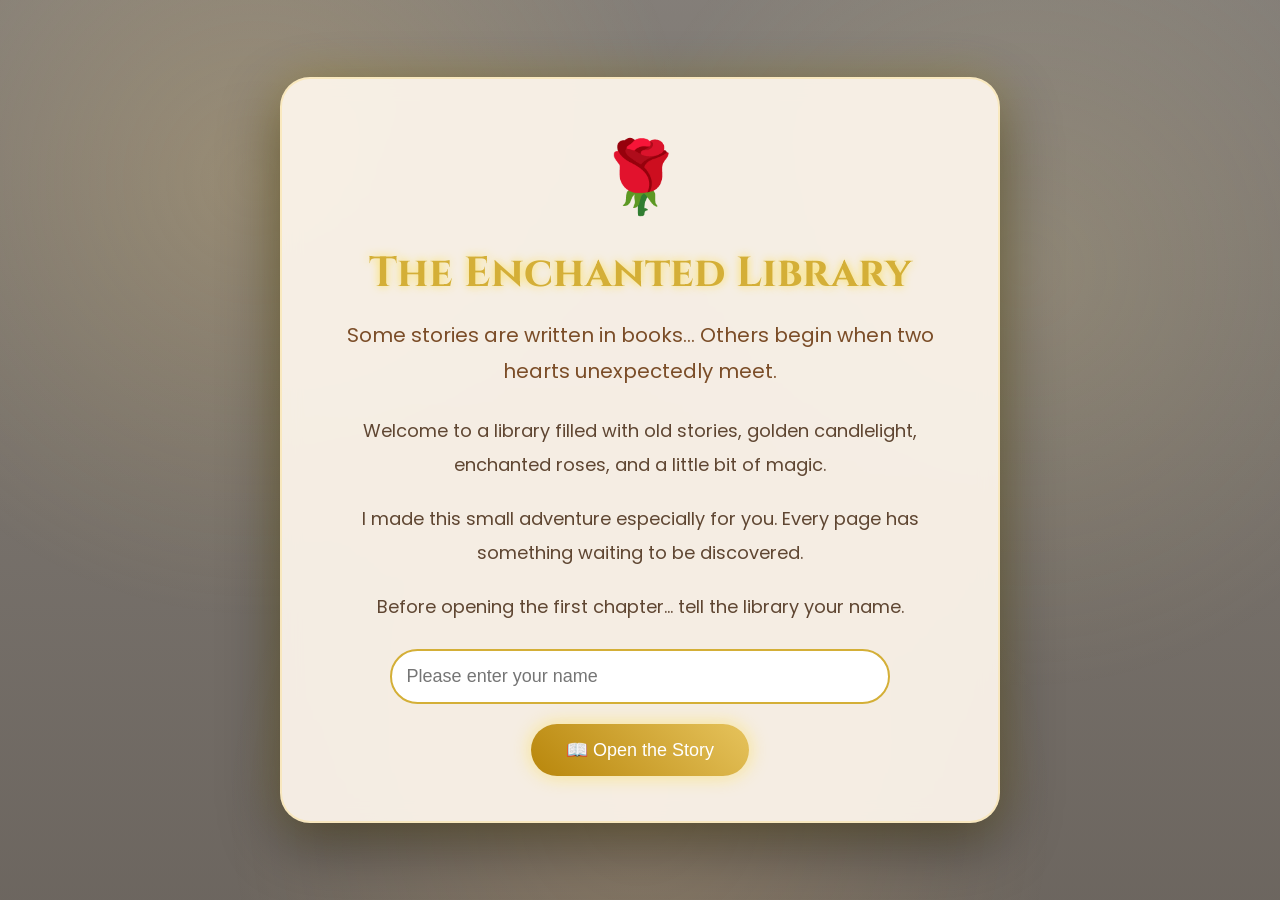
<file: index.html>
<!DOCTYPE html>
<html lang="en">

<head>

<meta charset="UTF-8">
<meta name="viewport" content="width=device-width, initial-scale=1.0">

<title>The Enchanted Library</title>

<link rel="preconnect" href="https://fonts.googleapis.com">
<link rel="preconnect" href="https://fonts.gstatic.com" crossorigin>

<link href="https://fonts.googleapis.com/css2?family=Cinzel:wght@500;700&family=Poppins:wght@300;400;500&display=swap" rel="stylesheet">

<link rel="stylesheet" href="style.css">

</head>

<body>

<!-- Floating Effects -->

<div class="sparkles"></div>
<div class="candles"></div>
<div class="roses"></div>

<div class="container">

<div class="book">

<div class="rose">
🌹
</div>

<h1>The Enchanted Library</h1>

<p class="subtitle">

Some stories are written in books...

Others begin when two hearts unexpectedly meet.

</p>

<p>

Welcome to a library filled with old stories,
golden candlelight,
enchanted roses,
and a little bit of magic.

</p>

<p>

I made this small adventure especially for you.

Every page has something waiting to be discovered.

</p>

<p>

Before opening the first chapter...

tell the library your name.

</p>

<div class="nameBox">

<input
id="name"
type="text"
placeholder="Please enter your name">

<button onclick="openBook()">

📖 Open the Story

</button>

</div>

</div>

</div>

<script src="script.js"></script>

</body>

</html>
</file>
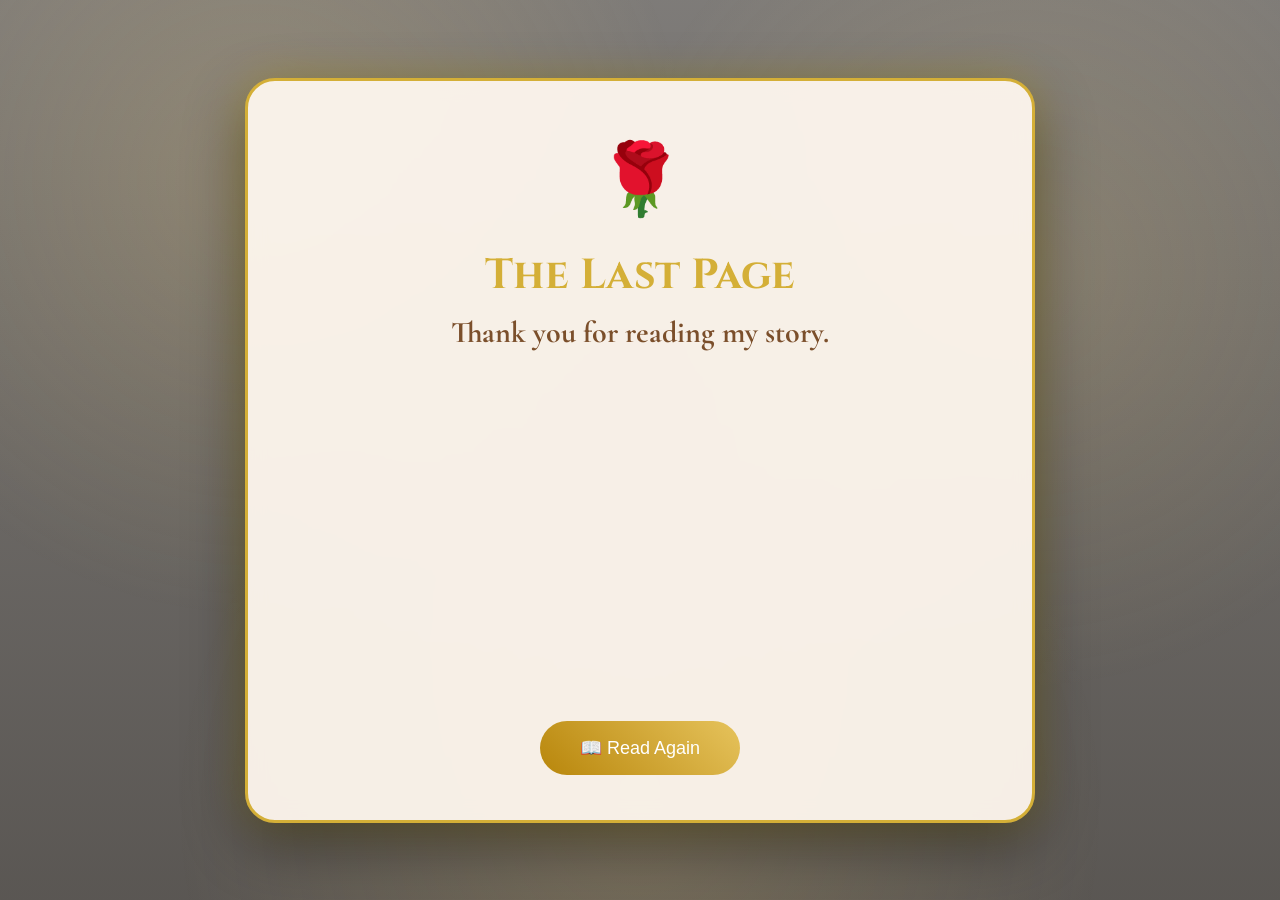
<file: ending.html>
<!DOCTYPE html>
<html lang="en">

<head>

<meta charset="UTF-8">
<meta name="viewport" content="width=device-width, initial-scale=1.0">

<title>The Last Page ❤️</title>

<link rel="preconnect" href="https://fonts.googleapis.com">

<link rel="preconnect" href="https://fonts.gstatic.com" crossorigin>

<link href="https://fonts.googleapis.com/css2?family=Cinzel:wght@500;700&family=Cormorant+Garamond:wght@500;600&display=swap" rel="stylesheet">

<link rel="stylesheet" href="ending.css">

</head>

<body>

<div class="sparkles"></div>
<div class="roses"></div>

<div class="container">

<div class="card">

<div class="rose">

🌹

</div>

<h1>The Last Page</h1>

<h2>Thank you for reading my story.</h2>

<div id="message"></div>

<button onclick="restartStory()">

📖 Read Again

</button>

</div>

</div>

<script src="ending.js"></script>

</body>

</html>
</file>
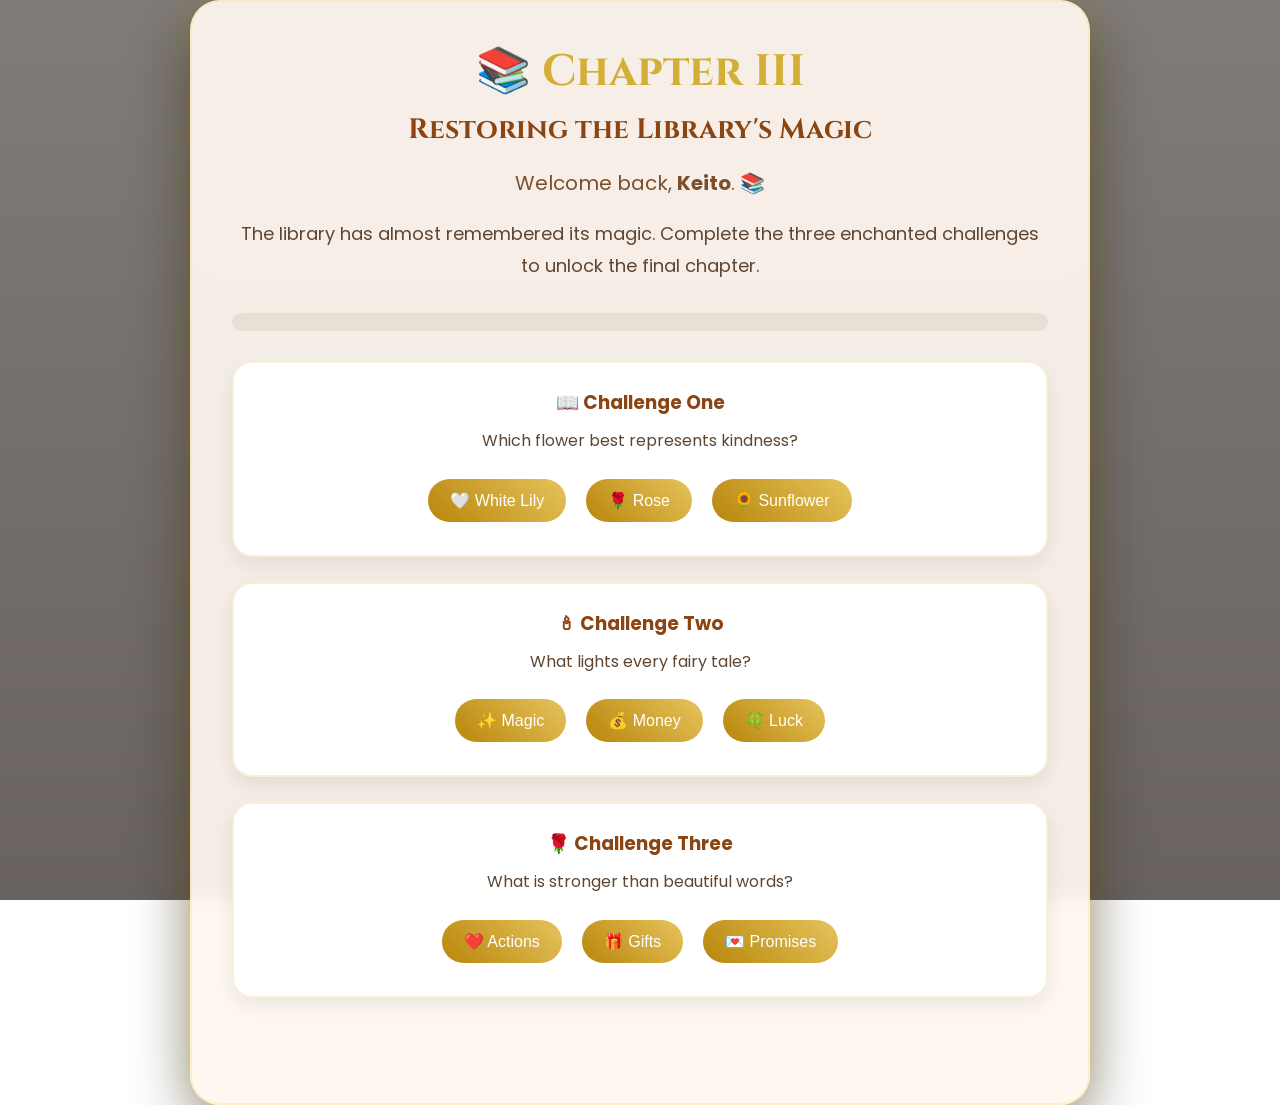
<file: games.html>
<!DOCTYPE html>
<html lang="en">

<head>

<meta charset="UTF-8">
<meta name="viewport" content="width=device-width, initial-scale=1.0">

<title>Chapter III - Restoring the Library's Magic</title>

<link rel="preconnect" href="https://fonts.googleapis.com">

<link rel="preconnect" href="https://fonts.gstatic.com" crossorigin>

<link href="https://fonts.googleapis.com/css2?family=Cinzel:wght@500;700&family=Poppins:wght@300;400;500&display=swap" rel="stylesheet">

<link rel="stylesheet" href="games.css">

</head>

<body>

<div class="sparkles"></div>
<div class="books"></div>
<div class="candles"></div>

<div class="container">

<h1>📚 Chapter III</h1>

<h2>Restoring the Library's Magic</h2>

<p id="welcome"></p>

<p class="story">

The library has almost remembered its magic.

Complete the three enchanted challenges to unlock the final chapter.

</p>

<div class="progress">

<div id="progressFill" class="progressFill"></div>

</div>

<div class="challenge">

<h3>📖 Challenge One</h3>

<p>Which flower best represents kindness?</p>

<button onclick="answer(1,'lily')">🤍 White Lily</button>

<button onclick="answer(1,'rose')">🌹 Rose</button>

<button onclick="answer(1,'sunflower')">🌻 Sunflower</button>

</div>

<div class="challenge">

<h3>🕯 Challenge Two</h3>

<p>What lights every fairy tale?</p>

<button onclick="answer(2,'magic')">✨ Magic</button>

<button onclick="answer(2,'money')">💰 Money</button>

<button onclick="answer(2,'luck')">🍀 Luck</button>

</div>

<div class="challenge">

<h3>🌹 Challenge Three</h3>

<p>What is stronger than beautiful words?</p>

<button onclick="answer(3,'actions')">❤️ Actions</button>

<button onclick="answer(3,'gifts')">🎁 Gifts</button>

<button onclick="answer(3,'promises')">💌 Promises</button>

</div>

<p id="result"></p>

<button id="nextBtn" onclick="nextChapter()">

Unlock The Letter 💌

</button>

</div>

<script src="games.js"></script>

</body>

</html>
</file>
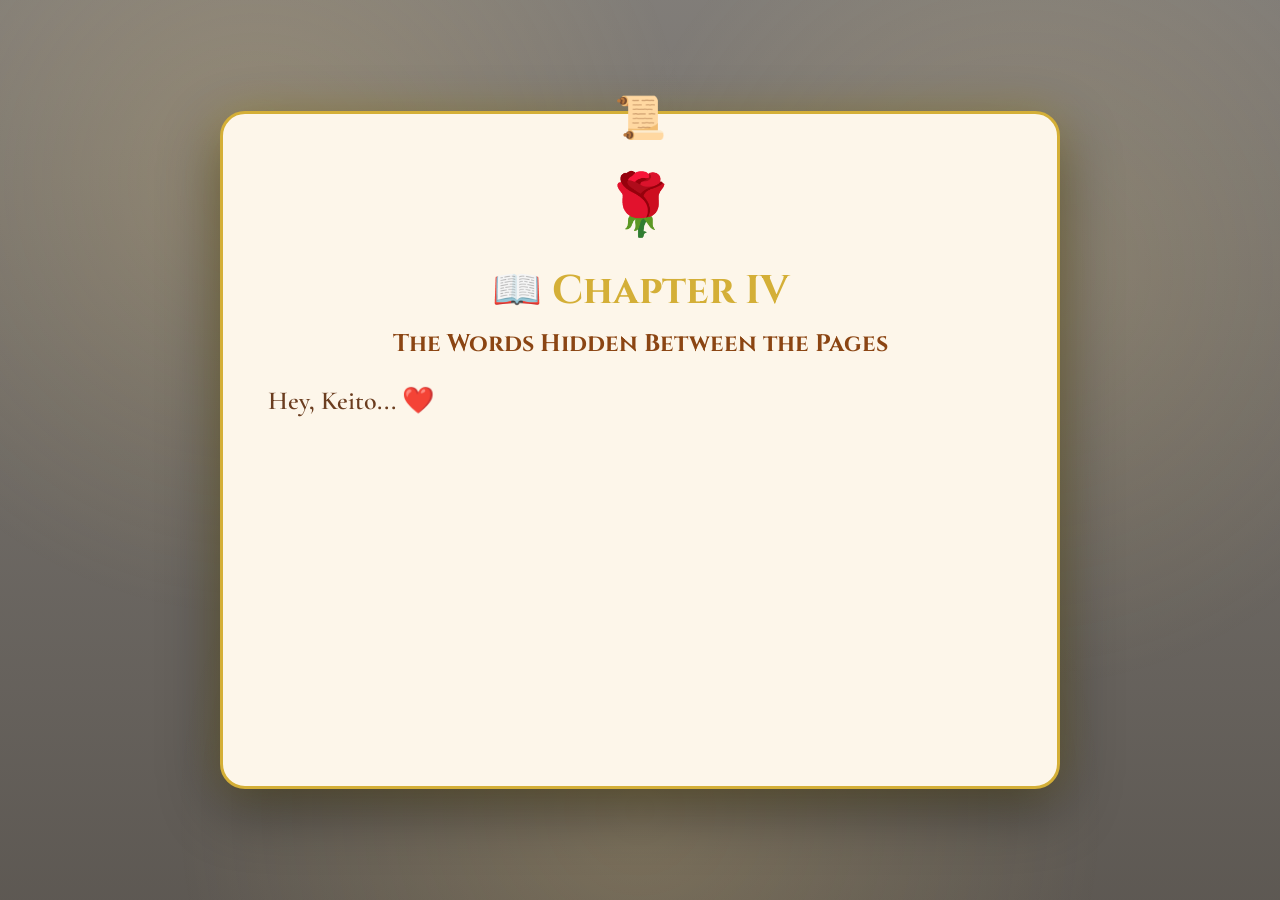
<file: letter.html>
<!DOCTYPE html>
<html lang="en">

<head>

<meta charset="UTF-8">

<meta name="viewport" content="width=device-width, initial-scale=1.0">

<title>Chapter IV - The Hidden Letter</title>

<link rel="preconnect" href="https://fonts.googleapis.com">

<link rel="preconnect" href="https://fonts.gstatic.com" crossorigin>

<link href="https://fonts.googleapis.com/css2?family=Cinzel:wght@500;700&family=Cormorant+Garamond:wght@400;500;600&family=Poppins:wght@300;400;500&display=swap" rel="stylesheet">

<link rel="stylesheet" href="letter.css">

</head>

<body>

<div class="sparkles"></div>
<div class="roses"></div>
<div class="candles"></div>

<div class="container">

<div class="letterCard">

<div class="rose">

🌹

</div>

<h1>📖 Chapter IV</h1>

<h2>The Words Hidden Between the Pages</h2>

<p id="greeting"></p>

<div id="letter">

</div>

<button id="nextBtn" onclick="finishStory()">

Turn the Last Page ❤️

</button>

</div>

</div>

<script src="letter.js"></script>

</body>

</html>
</file>
<file: style.css>
@import url('https://fonts.googleapis.com/css2?family=Cinzel:wght@500;700&family=Poppins:wght@300;400;500&display=swap');

*{
margin:0;
padding:0;
box-sizing:border-box;
}

body{

font-family:'Poppins',sans-serif;

background:
linear-gradient(rgba(30,20,10,.55),rgba(30,20,10,.65)),
url("https://images.unsplash.com/photo-1507842217343-583bb7270b66?auto=format&fit=crop&w=1800&q=80");

background-size:cover;
background-position:center;
background-attachment:fixed;

min-height:100vh;

display:flex;
justify-content:center;
align-items:center;

overflow:hidden;

}

/* Golden magical glow */

body::before{

content:"";

position:fixed;

inset:0;

background:
radial-gradient(circle at 20% 20%,rgba(255,215,120,.20),transparent 35%),
radial-gradient(circle at 80% 30%,rgba(255,230,150,.15),transparent 35%),
radial-gradient(circle at 50% 90%,rgba(255,200,120,.18),transparent 40%);

pointer-events:none;

}

/* Floating Sparkles */

.sparkles::before{

content:"✨ ✨ ✨ ✨ ✨ ✨ ✨ ✨";

position:fixed;

top:-20%;

left:-10%;

width:120%;

font-size:28px;

opacity:.30;

animation:sparkles 20s linear infinite;

}

/* Floating Roses */

.roses::before{

content:"🌹 🌹 🌹 🌹 🤍 🌹 🌹";

position:fixed;

top:-20%;

left:-10%;

width:120%;

font-size:34px;

opacity:.35;

animation:roses 28s linear infinite;

}

/* Floating Candles */

.candles::before{

content:"🕯 🕯 🕯 🕯 🕯 🕯";

position:fixed;

top:-20%;

left:-10%;

width:120%;

font-size:28px;

opacity:.25;

animation:candles 35s linear infinite;

}

/* Storybook */

.container{

width:92%;
max-width:760px;

padding:20px;

}

.book{

background:rgba(255,248,238,.92);

backdrop-filter:blur(10px);

border-radius:30px;

padding:45px;

text-align:center;

border:2px solid rgba(255,220,120,.35);

box-shadow:
0 20px 60px rgba(0,0,0,.45),
0 0 45px rgba(255,215,0,.20);

animation:fadeUp 1.5s;

}

.rose{

font-size:70px;

margin-bottom:15px;

animation:floatRose 3s ease-in-out infinite;

}

h1{

font-family:'Cinzel',serif;

font-size:42px;

color:#d4af37;

margin-bottom:15px;

text-shadow:
0 0 10px rgba(255,215,0,.6);

}

.subtitle{

font-size:20px;

color:#7b4d28;

margin-bottom:25px;

line-height:1.8;

}

p{

color:#5f4632;

font-size:18px;

line-height:1.9;

margin-bottom:20px;

}

.nameBox{

margin-top:25px;

}

input{

width:80%;

padding:15px;

font-size:18px;

border-radius:40px;

border:2px solid #d4af37;

outline:none;

margin-bottom:20px;

}

button{

padding:15px 35px;

font-size:18px;

border:none;

border-radius:40px;

cursor:pointer;

background:linear-gradient(45deg,#b8860b,#e6c35c);

color:white;

transition:.35s;

box-shadow:0 0 20px rgba(255,215,0,.4);

}

button:hover{

transform:scale(1.08);

box-shadow:
0 0 20px gold,
0 0 40px gold;

}

/* Animations */

@keyframes sparkles{

0%{
transform:translateY(-150px);
}

100%{
transform:translateY(120vh);
}

}

@keyframes roses{

0%{
transform:translateY(-180px) rotate(0deg);
}

100%{
transform:translateY(120vh) rotate(360deg);
}

}

@keyframes candles{

0%{
transform:translateY(-180px);
}

100%{
transform:translateY(120vh);
}

}

@keyframes floatRose{

0%,100%{
transform:translateY(0);
}

50%{
transform:translateY(-12px);
}

}

@keyframes fadeUp{

from{

opacity:0;

transform:translateY(50px);

}

to{

opacity:1;

transform:translateY(0);

}

}

/* Mobile */

@media(max-width:768px){

.book{

padding:28px;

}

h1{

font-size:32px;

}

.subtitle{

font-size:17px;

}

p{

font-size:16px;

}

input{

width:100%;

}

button{

width:100%;

}

}
</file>
<file: ending.css>
@import url('https://fonts.googleapis.com/css2?family=Cinzel:wght@500;700&family=Cormorant+Garamond:wght@500;600&family=Poppins:wght@300;400&display=swap');

*{
margin:0;
padding:0;
box-sizing:border-box;
}

body{

font-family:'Poppins',sans-serif;

background:
linear-gradient(rgba(20,15,10,.55),rgba(20,15,10,.70)),
url("https://images.unsplash.com/photo-1507842217343-583bb7270b66?auto=format&fit=crop&w=1800&q=80");

background-size:cover;
background-position:center;
background-attachment:fixed;

min-height:100vh;

display:flex;
justify-content:center;
align-items:center;

overflow:hidden;

}

/* Magical glow */

body::before{

content:"";

position:fixed;

inset:0;

background:
radial-gradient(circle at 20% 20%,rgba(255,215,120,.18),transparent 35%),
radial-gradient(circle at 80% 30%,rgba(255,215,120,.15),transparent 35%),
radial-gradient(circle at 50% 90%,rgba(255,215,120,.18),transparent 45%);

pointer-events:none;

}

/* Sparkles */

.sparkles::before{

content:"✨ ✨ ✨ ⭐ ✨ ⭐ ✨";

position:fixed;

top:-20%;

left:-10%;

width:120%;

font-size:28px;

opacity:.25;

animation:sparkles 18s linear infinite;

}

/* Roses */

.roses::before{

content:"🌹 🌸 🌹 🤍 🌹 🌸 🌹";

position:fixed;

top:-20%;

left:-10%;

width:120%;

font-size:34px;

opacity:.30;

animation:roses 25s linear infinite;

}

/* Main Container */

.container{

width:95%;
max-width:850px;

padding:30px;

}

/* Card */

.card{

background:rgba(255,248,240,.94);

backdrop-filter:blur(10px);

padding:45px;

border-radius:30px;

border:3px solid #d4af37;

box-shadow:
0 20px 60px rgba(0,0,0,.45),
0 0 40px rgba(255,215,0,.25);

text-align:center;

animation:fade 1.4s;

}

.rose{

font-size:70px;

margin-bottom:15px;

animation:floatRose 3s ease-in-out infinite;

}

h1{

font-family:'Cinzel',serif;

font-size:42px;

color:#d4af37;

margin-bottom:10px;

}

h2{

font-family:'Cormorant Garamond',serif;

font-size:30px;

color:#7b4f2b;

margin-bottom:30px;

}

#message{

font-family:'Cormorant Garamond',serif;

font-size:28px;

line-height:2;

color:#4a3728;

text-align:left;

min-height:300px;

}

#message p{

margin-bottom:22px;

}

/* Button */

button{

margin-top:40px;

padding:16px 40px;

font-size:18px;

border:none;

border-radius:40px;

cursor:pointer;

background:linear-gradient(45deg,#b8860b,#e6c35c);

color:white;

transition:.35s;

}

button:hover{

transform:scale(1.08);

box-shadow:
0 0 20px gold,
0 0 40px gold;

}

/* Animations */

@keyframes sparkles{

0%{

transform:translateY(-150px);

}

100%{

transform:translateY(120vh);

}

}

@keyframes roses{

0%{

transform:translateY(-180px) rotate(0deg);

}

100%{

transform:translateY(120vh) rotate(360deg);

}

}

@keyframes floatRose{

0%,100%{

transform:translateY(0);

}

50%{

transform:translateY(-10px);

}

}

@keyframes fade{

from{

opacity:0;

transform:translateY(40px);

}

to{

opacity:1;

transform:translateY(0);

}

}

/* Mobile */

@media(max-width:768px){

.card{

padding:28px;

}

h1{

font-size:32px;

}

h2{

font-size:24px;

}

#message{

font-size:22px;

line-height:1.8;

}

button{

width:100%;

}

}
</file>
<file: games.css>
@import url('https://fonts.googleapis.com/css2?family=Cinzel:wght@500;700&family=Poppins:wght@300;400;500&display=swap');

*{
margin:0;
padding:0;
box-sizing:border-box;
}

body{

font-family:'Poppins',sans-serif;

background:
linear-gradient(rgba(25,15,10,.55),rgba(25,15,10,.65)),
url("https://images.unsplash.com/photo-1507842217343-583bb7270b66?auto=format&fit=crop&w=1800&q=80");

background-size:cover;
background-position:center;
background-attachment:fixed;

min-height:100vh;

display:flex;
justify-content:center;
align-items:center;

overflow:hidden;

}

/* Floating sparkles */

.sparkles::before{

content:"✨ ✨ ✨ ✨ ✨ ✨ ✨ ✨";

position:fixed;

top:-20%;
left:-10%;

width:120%;

font-size:28px;

opacity:.25;

animation:sparkles 20s linear infinite;

}

/* Floating books */

.books::before{

content:"📖 📚 📖 📚 📖 📚";

position:fixed;

top:-20%;
left:-10%;

width:120%;

font-size:30px;

opacity:.18;

animation:books 30s linear infinite;

}

/* Floating candles */

.candles::before{

content:"🕯 🕯 🕯 🕯 🕯";

position:fixed;

top:-20%;
left:-10%;

width:120%;

font-size:28px;

opacity:.18;

animation:candles 25s linear infinite;

}

/* Main Card */

.container{

width:92%;
max-width:900px;

padding:40px;

background:rgba(255,248,240,.93);

border-radius:30px;

backdrop-filter:blur(10px);

text-align:center;

box-shadow:
0 20px 60px rgba(0,0,0,.45),
0 0 40px rgba(255,215,0,.20);

border:2px solid rgba(255,220,120,.35);

animation:fade 1.2s;

}

/* Headings */

h1{

font-family:'Cinzel',serif;

font-size:44px;

color:#d4af37;

margin-bottom:10px;

}

h2{

font-family:'Cinzel',serif;

font-size:28px;

color:#8B4513;

margin-bottom:20px;

}

.story{

font-size:18px;

line-height:1.8;

color:#5f4632;

margin-bottom:30px;

}

#welcome{

font-size:20px;

margin-bottom:20px;

color:#7b4f2b;

}

/* Progress */

.progress{

width:100%;

height:18px;

background:#e8dfd5;

border-radius:30px;

overflow:hidden;

margin:30px 0;

}

.progressFill{

height:100%;

width:0%;

background:linear-gradient(90deg,#d4af37,#ffd95a);

transition:1s;

}

/* Challenge Cards */

.challenge{

background:white;

border-radius:20px;

padding:25px;

margin:25px 0;

border:2px solid rgba(212,175,55,.2);

box-shadow:0 8px 20px rgba(0,0,0,.08);

transition:.35s;

}

.challenge:hover{

transform:translateY(-5px);

box-shadow:0 15px 30px rgba(212,175,55,.25);

}

.challenge h3{

color:#8B4513;

margin-bottom:10px;

}

.challenge p{

margin-bottom:15px;

line-height:1.8;

color:#5f4632;

}

/* Buttons */

.challenge button{

margin:8px;

padding:12px 22px;

border:none;

border-radius:30px;

cursor:pointer;

font-size:16px;

background:linear-gradient(45deg,#b8860b,#e6c35c);

color:white;

transition:.3s;

}

.challenge button:hover{

transform:scale(1.05);

box-shadow:0 0 18px rgba(255,215,0,.5);

}

/* Result */

#result{

margin-top:25px;

font-size:20px;

color:#7b4f2b;

min-height:40px;

}

/* Next Button */

#nextBtn{

display:none;

margin-top:25px;

padding:15px 35px;

border:none;

border-radius:40px;

background:linear-gradient(45deg,#b8860b,#e6c35c);

color:white;

font-size:18px;

cursor:pointer;

transition:.3s;

}

#nextBtn:hover{

transform:scale(1.08);

box-shadow:
0 0 20px gold,
0 0 40px gold;

}

/* Animations */

@keyframes sparkles{

0%{
transform:translateY(-150px);
}

100%{
transform:translateY(120vh);
}

}

@keyframes books{

0%{
transform:translateY(-180px) rotate(-10deg);
}

100%{
transform:translateY(120vh) rotate(10deg);
}

}

@keyframes candles{

0%{
transform:translateY(-180px);
}

100%{
transform:translateY(120vh);
}

}

@keyframes fade{

from{

opacity:0;
transform:translateY(40px);

}

to{

opacity:1;
transform:translateY(0);

}

}

/* Mobile */

@media(max-width:768px){

.container{

padding:25px;

}

h1{

font-size:32px;

}

h2{

font-size:22px;

}

.challenge button{

width:100%;

margin:8px 0;

}

}
</file>
<file: letter.css>
@import url('https://fonts.googleapis.com/css2?family=Cinzel:wght@500;700&family=Cormorant+Garamond:wght@400;500;600&family=Poppins:wght@300;400&display=swap');

*{
margin:0;
padding:0;
box-sizing:border-box;
}

body{

font-family:'Poppins',sans-serif;

background:
linear-gradient(rgba(25,18,10,.55),rgba(25,18,10,.70)),
url("https://images.unsplash.com/photo-1507842217343-583bb7270b66?auto=format&fit=crop&w=1800&q=80");

background-size:cover;
background-position:center;
background-attachment:fixed;

min-height:100vh;

display:flex;
justify-content:center;
align-items:center;

overflow:hidden;

}

/* Golden magical glow */

body::before{

content:"";

position:fixed;

inset:0;

background:
radial-gradient(circle at 20% 20%,rgba(255,215,120,.18),transparent 35%),
radial-gradient(circle at 80% 30%,rgba(255,215,120,.15),transparent 35%),
radial-gradient(circle at 50% 90%,rgba(255,215,120,.18),transparent 45%);

pointer-events:none;

}

/* Sparkles */

.sparkles::before{

content:"✨ ✨ ✨ ✨ ✨ ✨ ✨";

position:fixed;

top:-20%;
left:-10%;

width:120%;

font-size:28px;

opacity:.25;

animation:sparkles 18s linear infinite;

}

/* Roses */

.roses::before{

content:"🌹 🌹 🤍 🌹 🌹 🤍 🌹";

position:fixed;

top:-20%;
left:-10%;

width:120%;

font-size:34px;

opacity:.25;

animation:roses 26s linear infinite;

}

/* Candles */

.candles::before{

content:"🕯 🕯 🕯 🕯 🕯";

position:fixed;

top:-20%;
left:-10%;

width:120%;

font-size:30px;

opacity:.20;

animation:candles 30s linear infinite;

}

/* Container */

.container{

width:95%;
max-width:900px;

padding:30px;

}

/* Letter */

.letterCard{

background:#fdf5e6;

background-image:
linear-gradient(rgba(255,255,255,.15),rgba(255,255,255,.15));

border-radius:25px;

padding:45px;

box-shadow:
0 20px 60px rgba(0,0,0,.45),
0 0 40px rgba(255,215,0,.20);

border:3px solid #d4af37;

animation:fade 1.3s;

position:relative;

}

.letterCard::before{

content:"📜";

position:absolute;

top:-28px;
left:50%;

transform:translateX(-50%);

font-size:42px;

}

.rose{

font-size:60px;

text-align:center;

margin-bottom:15px;

animation:floatRose 3s ease-in-out infinite;

}

h1{

font-family:'Cinzel',serif;

font-size:40px;

color:#d4af37;

text-align:center;

margin-bottom:10px;

}

h2{

font-family:'Cinzel',serif;

text-align:center;

font-size:24px;

color:#8B4513;

margin-bottom:25px;

}

#greeting{

font-size:26px;

font-family:'Cormorant Garamond',serif;

font-weight:600;

color:#6b3d1f;

margin-bottom:25px;

}

#letter{

font-family:'Cormorant Garamond',serif;

font-size:26px;

line-height:2;

color:#4a3728;

white-space:pre-wrap;

min-height:300px;

}

#letter p{

margin-bottom:25px;

}

#nextBtn{

display:none;

margin:40px auto 0;

padding:16px 40px;

font-size:18px;

border:none;

border-radius:40px;

background:linear-gradient(45deg,#b8860b,#e6c35c);

color:white;

cursor:pointer;

transition:.35s;

display:none;

}

#nextBtn:hover{

transform:scale(1.08);

box-shadow:
0 0 20px gold,
0 0 40px gold;

}

/* Animations */

@keyframes sparkles{

0%{transform:translateY(-150px);}
100%{transform:translateY(120vh);}

}

@keyframes roses{

0%{
transform:translateY(-150px) rotate(0deg);
}

100%{
transform:translateY(120vh) rotate(360deg);
}

}

@keyframes candles{

0%{
transform:translateY(-150px);
}

100%{
transform:translateY(120vh);
}

}

@keyframes floatRose{

0%,100%{
transform:translateY(0);
}

50%{
transform:translateY(-10px);
}

}

@keyframes fade{

from{

opacity:0;

transform:translateY(40px);

}

to{

opacity:1;

transform:translateY(0);

}

}

@media(max-width:768px){

.letterCard{

padding:28px;

}

h1{

font-size:30px;

}

h2{

font-size:20px;

}

#greeting{

font-size:22px;

}

#letter{

font-size:21px;

line-height:1.9;

}

#nextBtn{

width:100%;

}

}
</file>
